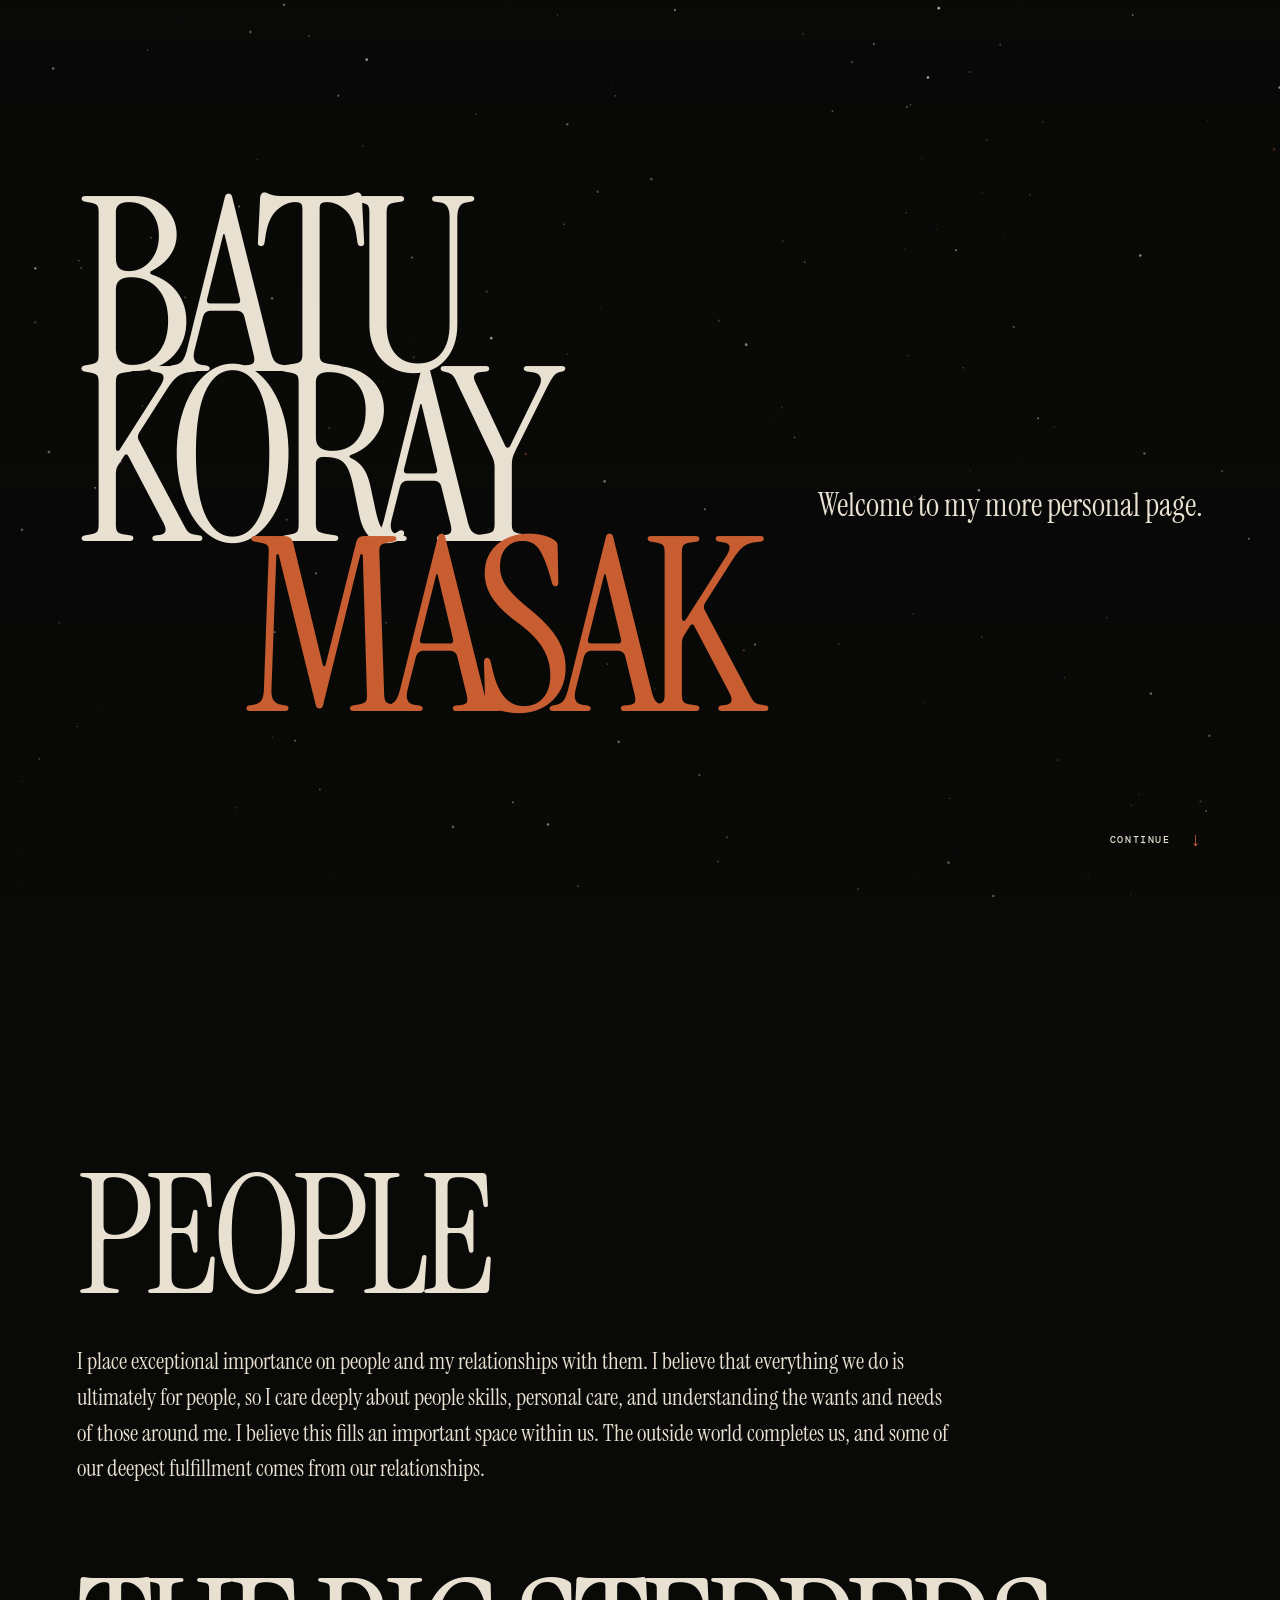
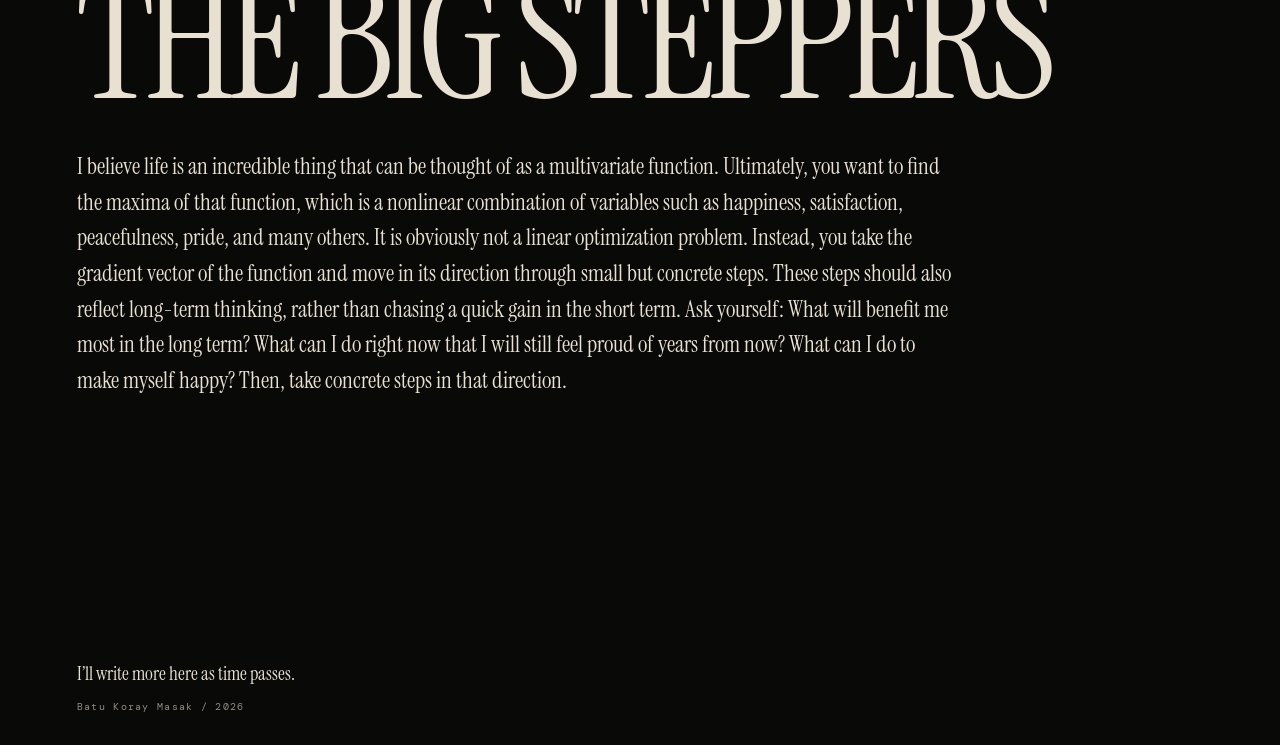
<file: personal/index.html>
<!doctype html>
<html lang="en">
<head>
  <meta charset="utf-8">
  <meta name="viewport" content="width=device-width, initial-scale=1">
  <meta name="description" content="A personal page for Batu Koray Masak, a work in progress.">
  <link rel="canonical" href="https://batukoray.github.io/personal/">
  <meta name="theme-color" content="#090908">
  <title>Batu Koray Masak, Personal Page</title>
  <link rel="preconnect" href="https://fonts.googleapis.com">
  <link rel="preconnect" href="https://fonts.gstatic.com" crossorigin>
  <link href="https://fonts.googleapis.com/css2?family=DM+Mono:wght@400;500&family=Instrument+Serif:ital@0;1&family=Manrope:wght@400;500;600&display=swap" rel="stylesheet">
  <link rel="stylesheet" href="styles.css">
</head>
<body>
  <a class="skip-link" href="#main">Skip to content</a>
  <canvas id="starfield" aria-hidden="true"></canvas>

  <main id="main">
    <section class="hero" id="top" aria-labelledby="hero-title">
      <div class="hero-title" data-reveal>
        <h1 id="hero-title"><span>Batu Koray</span><span>Masak</span></h1>
      </div>
      <div class="hero-copy" data-reveal>
        <p class="hero-lede">Welcome to my more personal page.</p>
      </div>
      <a class="hero-scroll" href="#people"><span>Continue</span><span aria-hidden="true">↓</span></a>
    </section>

    <section class="section people-section" id="people" aria-labelledby="people-title">
      <div class="open-list" data-reveal>
        <article class="open-row people-row">
          <div class="row-heading"><h2 id="people-title">People</h2></div>
          <p>I place exceptional importance on people and my relationships with them. I believe that everything we do is ultimately for people, so I care deeply about people skills, personal care, and understanding the wants and needs of those around me. I believe this fills an important space within us. The outside world completes us, and some of our deepest fulfillment comes from our relationships.</p>
        </article>
      </div>
    </section>

    <section class="section standalone-section" id="big-steppers" aria-labelledby="big-steppers-title">
      <div class="open-list" data-reveal>
        <article class="open-row">
          <h2 id="big-steppers-title">The Big Steppers</h2>
          <p>I believe life is an incredible thing that can be thought of as a multivariate function. Ultimately, you want to find the maxima of that function, which is a nonlinear combination of variables such as happiness, satisfaction, peacefulness, pride, and many others. It is obviously not a linear optimization problem. Instead, you take the gradient vector of the function and move in its direction through small but concrete steps. These steps should also reflect long-term thinking, rather than chasing a quick gain in the short term. Ask yourself: What will benefit me most in the long term? What can I do right now that I will still feel proud of years from now? What can I do to make myself happy? Then, take concrete steps in that direction.</p>
        </article>
      </div>
    </section>
  </main>

  <footer class="site-footer">
    <p class="footer-note">I’ll write more here as time passes.</p>
    <p class="footer-meta">Batu Koray Masak / 2026</p>
  </footer>

  <script src="main.js"></script>
</body>
</html>
</file>
<file: personal/styles.css>
:root {
  --space: #090908;
  --bone: #e8e0d0;
  --muted: #918c81;
  --rust: #c85d31;
  --line: rgba(232, 224, 208, .24);
  --display: "Instrument Serif", Georgia, serif;
  --sans: "Manrope", Arial, sans-serif;
  --mono: "DM Mono", monospace;
  --ease: cubic-bezier(.16, 1, .3, 1);
}

* { box-sizing: border-box; }
html { scroll-behavior: smooth; background: var(--space); }
body { margin: 0; overflow-x: hidden; background: var(--space); color: var(--bone); font-family: var(--sans); }
body::after { content: ""; position: fixed; inset: 0; z-index: 1; pointer-events: none; background: linear-gradient(180deg, rgba(9, 9, 8, .1), rgba(9, 9, 8, .32)); }
a { color: inherit; }
#starfield { position: fixed; inset: 0; z-index: 0; width: 100%; height: 100%; pointer-events: none; }
main { position: relative; z-index: 2; }
.site-footer { position: relative; z-index: 2; padding: 2rem clamp(1.2rem, 6vw, 7.5rem); }

.skip-link { position: fixed; z-index: 20; left: 1rem; top: -4rem; padding: .7rem .9rem; background: var(--bone); color: var(--space); font: .7rem var(--mono); text-decoration: none; }
.skip-link:focus { top: 1rem; }
.hero-scroll { color: var(--bone); font: 500 .65rem var(--mono); letter-spacing: .16em; text-decoration: none; text-transform: uppercase; }

.hero { position: relative; min-height: 100svh; padding: 6rem clamp(1.2rem, 6vw, 7.5rem) 5rem; display: grid; grid-template-columns: minmax(0, 1fr) minmax(260px, 30rem); align-items: center; gap: clamp(2rem, 8vw, 9rem); overflow: hidden; }
.hero-title { position: relative; z-index: 1; }
.hero h1 { margin: 0; color: var(--bone); font: 400 clamp(7rem, 19vw, 20rem)/.7 var(--display); letter-spacing: -.08em; text-transform: uppercase; }
.hero h1 span { display: block; }
.hero h1 span:last-child { margin-left: clamp(3rem, 13vw, 14rem); color: var(--rust); }
.hero-copy { position: relative; z-index: 1; justify-self: end; max-width: 34rem; margin-top: 6rem; }
.hero-lede { max-width: 34rem; margin: 0; color: var(--bone); font: 400 clamp(1.55rem, 2.5vw, 2.5rem)/1.1 var(--display); }
.hero-scroll { position: absolute; right: clamp(1.2rem, 6vw, 7.5rem); bottom: 3rem; display: flex; gap: 1.2rem; align-items: center; }
.hero-scroll span:last-child { color: var(--rust); font-size: 1.2rem; transition: transform .3s var(--ease); }
.hero-scroll:hover span:last-child { transform: translateY(5px); }
.section { position: relative; min-height: 100svh; padding: 10rem clamp(1.2rem, 6vw, 7.5rem) 8rem; display: grid; grid-template-columns: minmax(15rem, .75fr) minmax(0, 1.25fr); gap: clamp(2rem, 8vw, 9rem); align-items: center; overflow: hidden; }
.people-section, .standalone-section { grid-template-columns: minmax(0, 1fr); gap: 0; align-items: start; }
.people-section { min-height: auto; padding-bottom: 3rem; }
.people-section .open-row { padding-bottom: 1rem; }
.standalone-section { min-height: auto; padding-top: 0; }
.standalone-section .open-row { padding-top: 1rem; }
.open-list { position: relative; z-index: 1; max-width: 72rem; }
.open-row { position: relative; display: block; padding: clamp(3.5rem, 8vw, 7rem) 0; }
.open-row + .open-row { margin-top: 1rem; }
.open-row h2, .open-row h3 { margin: 0; color: var(--bone); letter-spacing: -.05em; text-transform: uppercase; }
.open-row h2 { font: 400 clamp(5rem, 13vw, 13rem)/.9 var(--display); }
.open-row h3 { font: 400 clamp(4.25rem, 11vw, 11rem)/.9 var(--display); }
.open-row p { max-width: 55rem; margin: 2rem 0 0; color: var(--bone); font: 400 clamp(1.2rem, 1.8vw, 1.7rem)/1.55 var(--display); }
.footer-note { margin: 0 0 .8rem; color: var(--bone); font: 400 1.2rem/1.35 var(--display); }
.footer-meta { margin: 0; color: var(--muted); font: .62rem var(--mono); letter-spacing: .13em; }

[data-reveal] { opacity: 0; transform: translateY(1.4rem); transition: opacity .8s ease, transform 1s var(--ease); }
[data-reveal].is-visible { opacity: 1; transform: none; }
:focus-visible { outline: 1px solid var(--rust); outline-offset: .35rem; }

@media (max-width: 800px) {
  .hero { min-height: 100svh; padding-top: 4rem; display: block; }
  .hero h1 { font-size: clamp(6.7rem, 26vw, 12rem); }
  .hero h1 span:last-child { margin-left: 18vw; }
  .hero-copy { margin-top: 5rem; max-width: 21rem; }
  .hero-lede { font-size: 2rem; }
  .hero-scroll { right: 1.2rem; bottom: 2rem; }
  .section { min-height: 0; padding-top: 8rem; padding-bottom: 8rem; display: block; }
  .open-row { padding: 3.5rem 0; }
  .open-row p { max-width: 28rem; }
}

@media (prefers-reduced-motion: reduce) {
  html { scroll-behavior: auto; }
  [data-reveal] { opacity: 1; transform: none; transition: none; }
}
</file>
